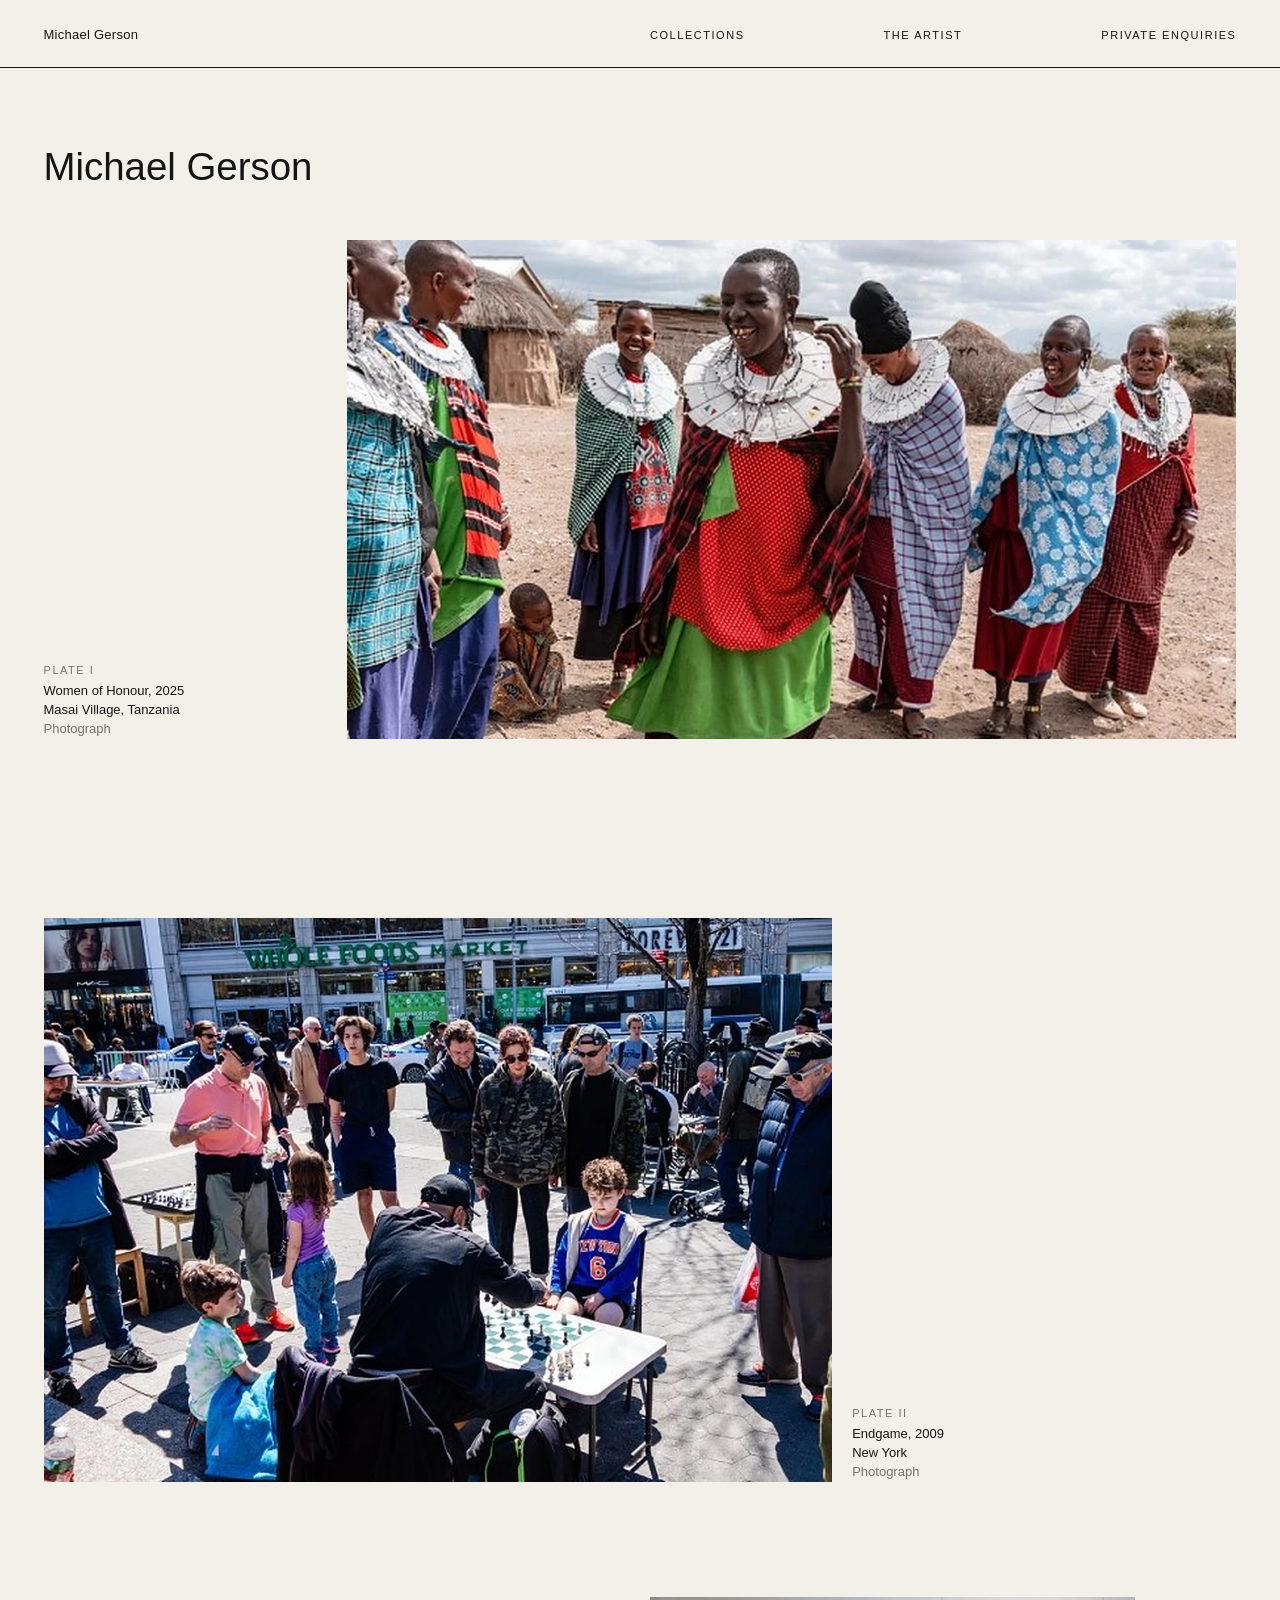
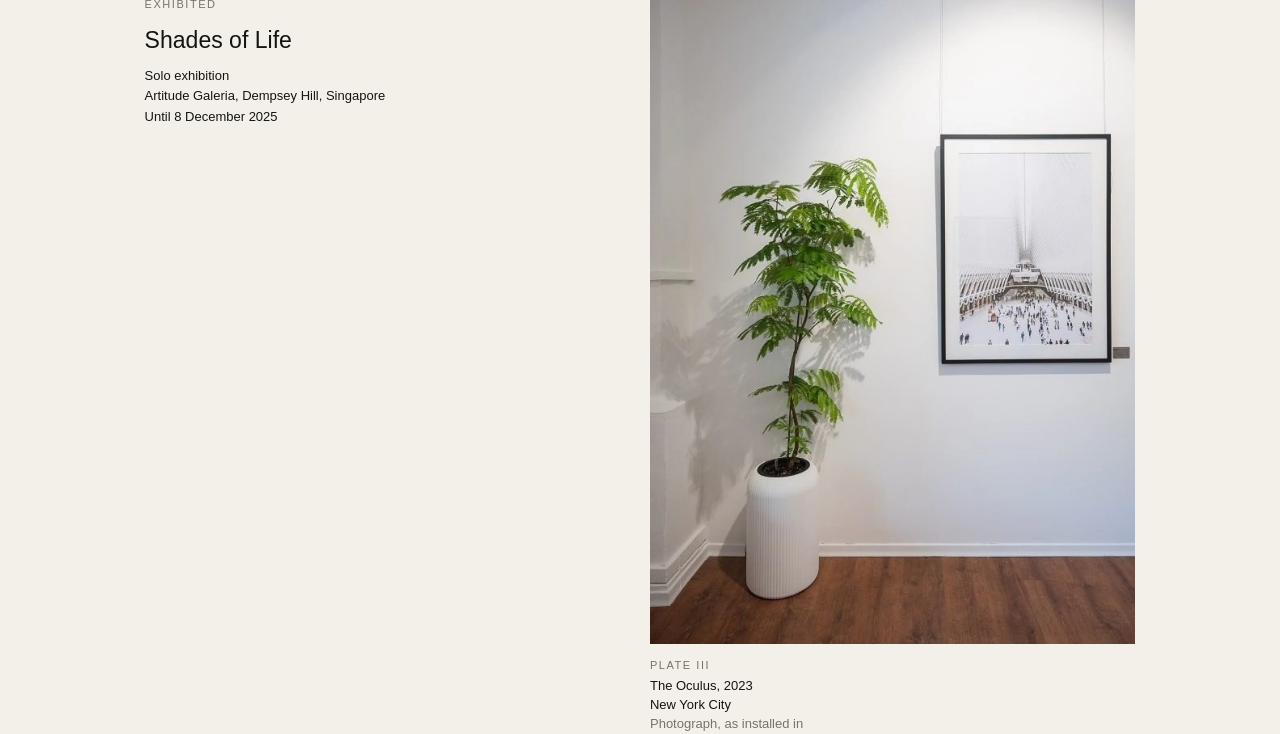
<file: index.html>
<!doctype html><html lang="en"><head><meta charset="utf-8"><meta name="viewport" content="width=device-width,initial-scale=1"><title>Michael Gerson, Photographs</title><link rel="stylesheet" href="s.css"></head><body>
<header class="nav"><a class="n" href="index.html">Michael Gerson</a><ul><li><a href="collections.html" >Collections</a></li><li><a href="artist.html" >The Artist</a></li><li><a href="enquiries.html" >Private Enquiries</a></li></ul></header><main>
<section class="g" style="padding-top:clamp(40px,6vw,90px)"><h1 class="big" style="grid-column:1/13">Michael Gerson</h1></section>
<section class="g" style="margin-top:clamp(30px,4vw,60px)"><div class="c1" style="grid-column:1/4;align-self:end"><div class="cap"><span class=lab>Plate I</span><i>Women of Honour</i>, 2025<br>Masai Village, Tanzania<br><span class="mut">Photograph</span></div></div>
<a href="women-of-honour.html" style="grid-column:4/13"><picture><source srcset="img/women-of-honour.webp" type="image/webp"><img src="img/women-of-honour.jpg" width="1200" height="672" alt="Women of Honour, Masai Village, Tanzania, 2025" fetchpriority=high></picture></a></section>
<section class="g" style="margin-top:clamp(110px,14vw,220px);align-items:end"><a href="endgame.html" style="grid-column:1/9"><picture><source srcset="img/endgame.webp" type="image/webp"><img src="img/endgame.jpg" width="1200" height="858" alt="Endgame, New York, 2009" ></picture></a>
<div style="grid-column:9/12"><div class="cap"><span class=lab>Plate II</span><i>Endgame</i>, 2009<br>New York<br><span class="mut">Photograph</span></div></div></section>
<section class="g" style="margin-top:clamp(80px,9vw,140px)"><div class="hide-m" style="grid-column:2/6;align-self:start"><p class="lab mut">Exhibited</p><p class="h2" style="margin-top:14px"><i>Shades of Life</i></p><p style="margin-top:10px;font-size:13px">Solo exhibition<br>Artitude Galeria, Dempsey Hill, Singapore<br>Until 8 December 2025</p></div>
<a href="the-oculus.html" style="grid-column:7/12"><picture><source srcset="img/oculus-installation.webp" type="image/webp"><img src="img/oculus-installation.jpg" width="1200" height="1600" alt="The Oculus, New York City, 2023, installed at Artitude Galeria" ></picture><div class="cap"><span class=lab>Plate III</span><i>The Oculus</i>, 2023<br>New York City<br><span class="mut">Photograph, as installed in <i style='>Shades of Life</i></span></div></a></section>
<section class="g" style="margin-top:clamp(120px,14vw,220px)"><div style="grid-column:1/4"><p class="lab">Collections</p><p class="mut" style="font-size:13px;margin-top:8px">25 bodies of work,<br>indexed by place.</p></div>
<div style="grid-column:4/13"><ol class="idx"><li><a href="enquiries.html?c=Argentina"><span class="no">01</span><span class="t">Argentina</span><span class="r">Viewing by appointment</span></a></li><li><a href="enquiries.html?c=Azerbaijan"><span class="no">02</span><span class="t">Azerbaijan</span><span class="r">Viewing by appointment</span></a></li><li><a href="enquiries.html?c=Copenhagen"><span class="no">03</span><span class="t">Copenhagen</span><span class="r">Viewing by appointment</span></a></li><li><a href="enquiries.html?c=Cuba"><span class="no">04</span><span class="t">Cuba</span><span class="r">Viewing by appointment</span></a></li><li><a href="enquiries.html?c=Georgia"><span class="no">05</span><span class="t">Georgia</span><span class="r">Viewing by appointment</span></a></li><li><a href="enquiries.html?c=Germany"><span class="no">06</span><span class="t">Germany</span><span class="r">Viewing by appointment</span></a></li><li><a href="enquiries.html?c=Israel"><span class="no">07</span><span class="t">Israel</span><span class="r">Viewing by appointment</span></a></li><li><a href="enquiries.html?c=Italy"><span class="no">08</span><span class="t">Italy</span><span class="r">Viewing by appointment</span></a></li></ol><p style="margin-top:24px"><a class="btn" href="collections.html">Full index, 01-25</a></p></div></section>
</main>
<footer class="foot"><div>Michael Gerson<br><span class="mut">Photographs. New York.</span></div><div class="mut">Viewings by appointment.<br>Private enquiries only.</div><div><a class="btn" href="enquiries.html">Enquire</a></div></footer></body></html>
</file>
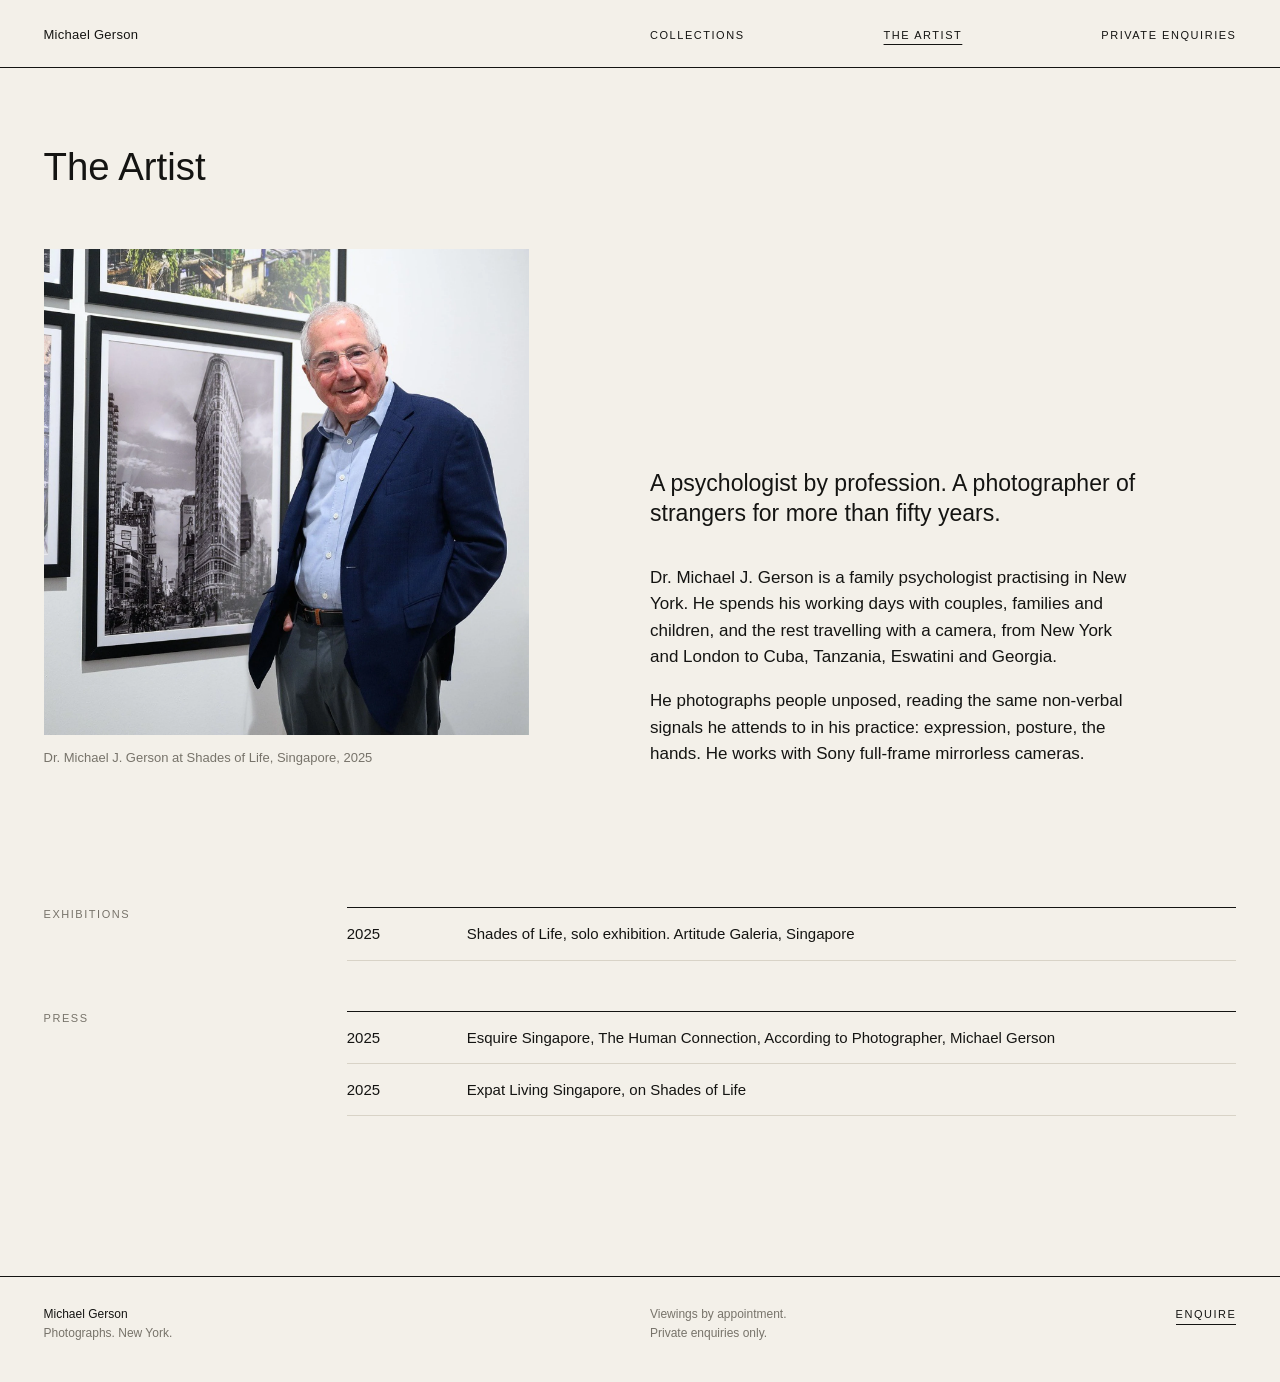
<file: artist.html>
<!doctype html><html lang="en"><head><meta charset="utf-8"><meta name="viewport" content="width=device-width,initial-scale=1"><title>The Artist, Michael Gerson</title><link rel="stylesheet" href="s.css"></head><body>
<header class="nav"><a class="n" href="index.html">Michael Gerson</a><ul><li><a href="collections.html" >Collections</a></li><li><a href="artist.html" aria-current=page>The Artist</a></li><li><a href="enquiries.html" >Private Enquiries</a></li></ul></header><main><section class="g" style="padding-top:clamp(40px,6vw,90px)"><h1 class="big" style="grid-column:1/13;">The Artist</h1></section>
<section class="g" style="margin-top:60px"><div style="grid-column:1/6"><picture><source srcset="img/artist-portrait.webp" type="image/webp"><img src="img/artist-portrait.jpg" width="1600" height="1600" alt="Dr. Michael J. Gerson at Shades of Life, Singapore, 2025" ></picture><div class="cap mut">Dr. Michael J. Gerson at <i>Shades of Life</i>, Singapore, 2025</div></div>
<div style="grid-column:7/12;align-self:end"><p class="h2" style="">A psychologist by profession. A photographer of strangers for more than fifty years.</p>
<p class="body" style="margin-top:36px">Dr. Michael J. Gerson is a family psychologist practising in New York. He spends his working days with couples, families and children, and the rest travelling with a camera, from New York and London to Cuba, Tanzania, Eswatini and Georgia.</p>
<p class="body" style="margin-top:18px">He photographs people unposed, reading the same non-verbal signals he attends to in his practice: expression, posture, the hands. He works with Sony full-frame mirrorless cameras.</p></div></section>
<section class="g" style="margin-top:140px"><p class="lab mut" style="grid-column:1/4">Exhibitions</p><div style="grid-column:4/13" class="rule"><p style="display:grid;grid-template-columns:120px 1fr;padding:14px 0;border-bottom:1px solid var(--rule)"><span>2025</span><span><i style="">Shades of Life</i>, solo exhibition. Artitude Galeria, Singapore</span></p></div>
<p class="lab mut" style="grid-column:1/4;margin-top:50px">Press</p><div style="grid-column:4/13;margin-top:50px" class="rule"><p style="display:grid;grid-template-columns:120px 1fr;padding:14px 0;border-bottom:1px solid var(--rule)"><span>2025</span><span><a href="https://esquiresg.com/the-human-condition-according-to-michael-gerson/"><i style="">Esquire Singapore</i>, The Human Connection, According to Photographer, Michael Gerson</a></span></p><p style="display:grid;grid-template-columns:120px 1fr;padding:14px 0;border-bottom:1px solid var(--rule)"><span>2025</span><span><i style="">Expat Living Singapore</i>, on <i>Shades of Life</i></span></p></div></section></main>
<footer class="foot"><div>Michael Gerson<br><span class="mut">Photographs. New York.</span></div><div class="mut">Viewings by appointment.<br>Private enquiries only.</div><div><a class="btn" href="enquiries.html">Enquire</a></div></footer></body></html>
</file>
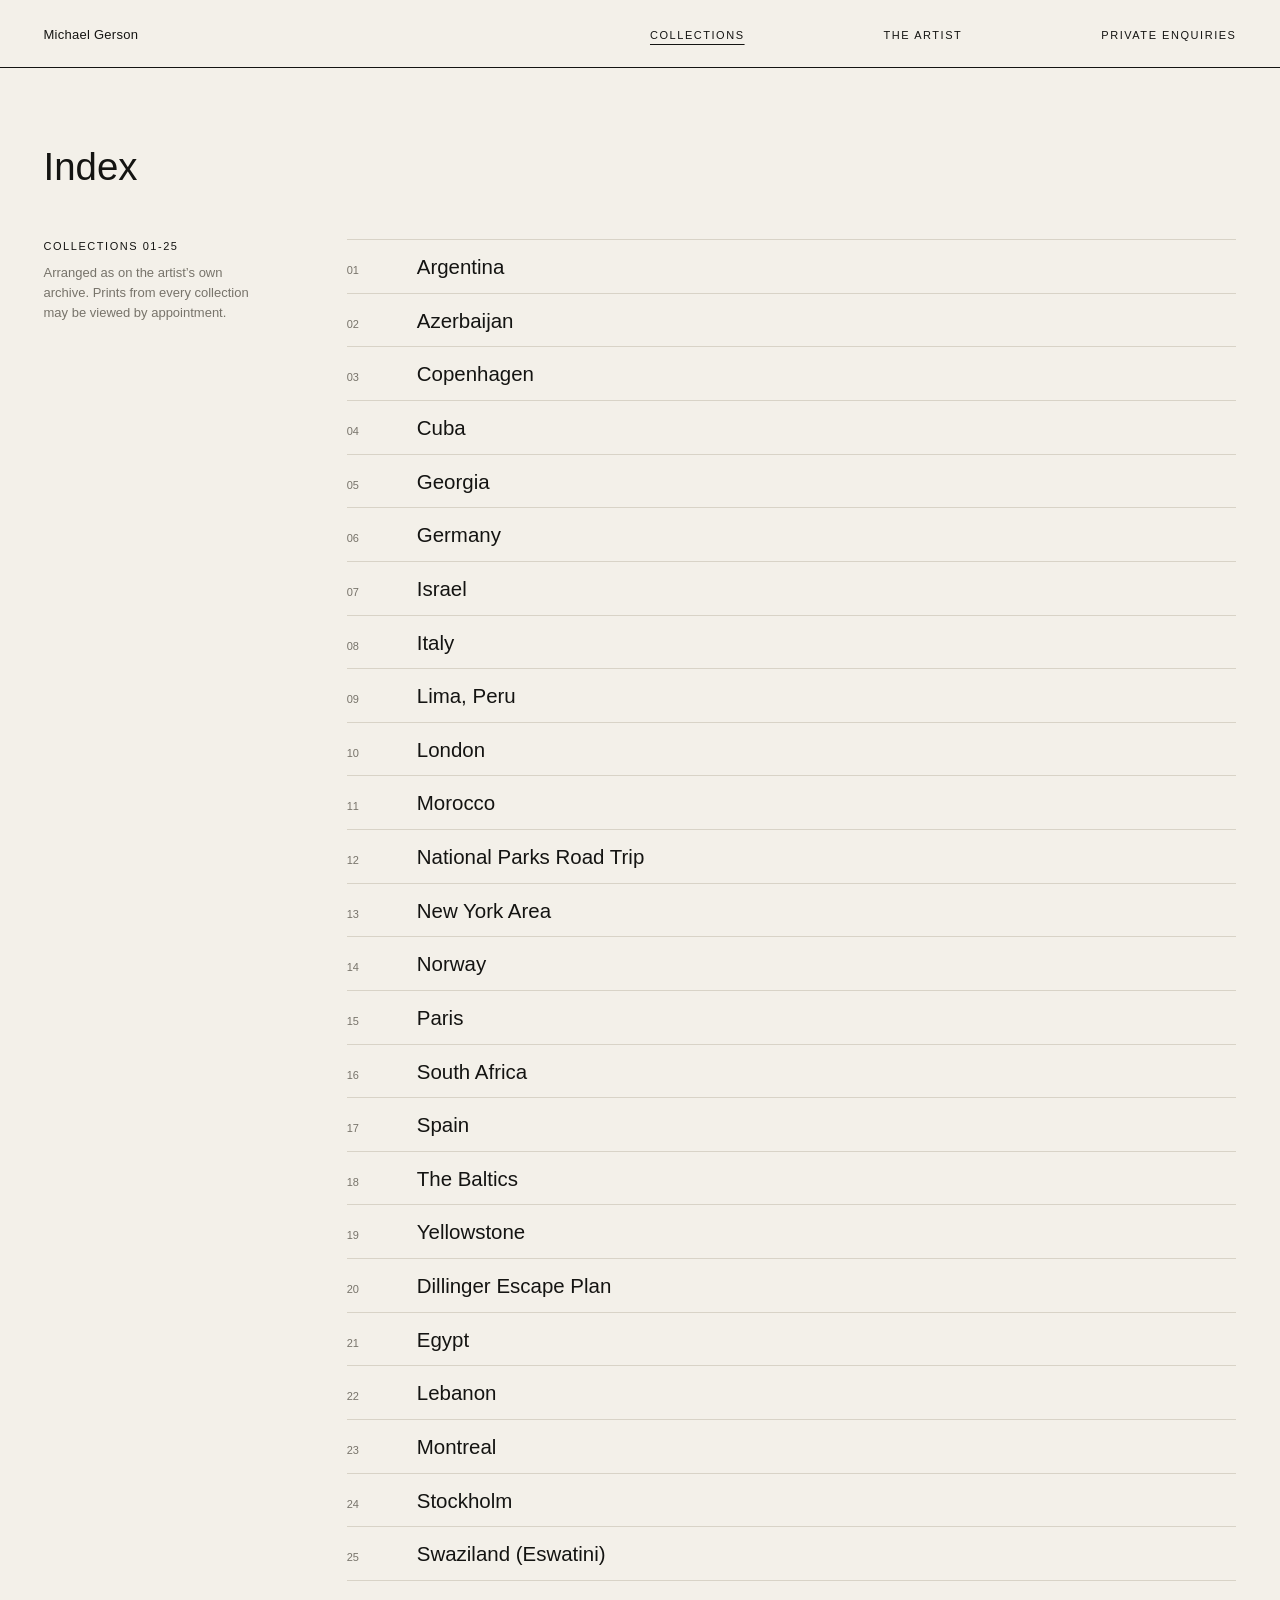
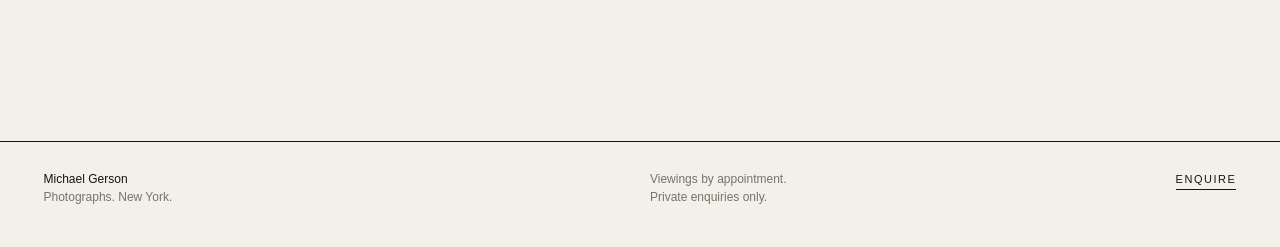
<file: collections.html>
<!doctype html><html lang="en"><head><meta charset="utf-8"><meta name="viewport" content="width=device-width,initial-scale=1"><title>Index, Michael Gerson</title><link rel="stylesheet" href="s.css"></head><body>
<header class="nav"><a class="n" href="index.html">Michael Gerson</a><ul><li><a href="collections.html" aria-current=page>Collections</a></li><li><a href="artist.html" >The Artist</a></li><li><a href="enquiries.html" >Private Enquiries</a></li></ul></header><main><section class="g" style="padding-top:clamp(40px,6vw,90px)"><h1 class="big" style="grid-column:1/13;">Index</h1></section>
<section class="g" style="margin-top:50px"><div style="grid-column:1/4"><p class="lab">Collections 01-25</p><p class="mut" style="font-size:13px;margin-top:8px;max-width:16em">Arranged as on the artist’s own archive. Prints from every collection may be viewed by appointment.</p></div>
<div style="grid-column:4/13"><ol class="idx"><li><a href="enquiries.html?c=Argentina"><span class="no">01</span><span class="t">Argentina</span><span class="r">Viewing by appointment</span></a></li><li><a href="enquiries.html?c=Azerbaijan"><span class="no">02</span><span class="t">Azerbaijan</span><span class="r">Viewing by appointment</span></a></li><li><a href="enquiries.html?c=Copenhagen"><span class="no">03</span><span class="t">Copenhagen</span><span class="r">Viewing by appointment</span></a></li><li><a href="enquiries.html?c=Cuba"><span class="no">04</span><span class="t">Cuba</span><span class="r">Viewing by appointment</span></a></li><li><a href="enquiries.html?c=Georgia"><span class="no">05</span><span class="t">Georgia</span><span class="r">Viewing by appointment</span></a></li><li><a href="enquiries.html?c=Germany"><span class="no">06</span><span class="t">Germany</span><span class="r">Viewing by appointment</span></a></li><li><a href="enquiries.html?c=Israel"><span class="no">07</span><span class="t">Israel</span><span class="r">Viewing by appointment</span></a></li><li><a href="enquiries.html?c=Italy"><span class="no">08</span><span class="t">Italy</span><span class="r">Viewing by appointment</span></a></li><li><a href="enquiries.html?c=Lima, Peru"><span class="no">09</span><span class="t">Lima, Peru</span><span class="r">Viewing by appointment</span></a></li><li><a href="enquiries.html?c=London"><span class="no">10</span><span class="t">London</span><span class="r">Viewing by appointment</span></a></li><li><a href="enquiries.html?c=Morocco"><span class="no">11</span><span class="t">Morocco</span><span class="r">Viewing by appointment</span></a></li><li><a href="enquiries.html?c=National Parks Road Trip"><span class="no">12</span><span class="t">National Parks Road Trip</span><span class="r">Viewing by appointment</span></a></li><li><a href="enquiries.html?c=New York Area"><span class="no">13</span><span class="t">New York Area</span><span class="r">Viewing by appointment</span><span class="th"><picture><source srcset="img/endgame.webp" type="image/webp"><img src="img/endgame.jpg" width="1200" height="858" alt="" ></picture></span></a></li><li><a href="enquiries.html?c=Norway"><span class="no">14</span><span class="t">Norway</span><span class="r">Viewing by appointment</span></a></li><li><a href="enquiries.html?c=Paris"><span class="no">15</span><span class="t">Paris</span><span class="r">Viewing by appointment</span></a></li><li><a href="enquiries.html?c=South Africa"><span class="no">16</span><span class="t">South Africa</span><span class="r">Viewing by appointment</span></a></li><li><a href="enquiries.html?c=Spain"><span class="no">17</span><span class="t">Spain</span><span class="r">Viewing by appointment</span></a></li><li><a href="enquiries.html?c=The Baltics"><span class="no">18</span><span class="t">The Baltics</span><span class="r">Viewing by appointment</span></a></li><li><a href="enquiries.html?c=Yellowstone"><span class="no">19</span><span class="t">Yellowstone</span><span class="r">Viewing by appointment</span></a></li><li><a href="enquiries.html?c=Dillinger Escape Plan"><span class="no">20</span><span class="t">Dillinger Escape Plan</span><span class="r">Viewing by appointment</span></a></li><li><a href="enquiries.html?c=Egypt"><span class="no">21</span><span class="t">Egypt</span><span class="r">Viewing by appointment</span></a></li><li><a href="enquiries.html?c=Lebanon"><span class="no">22</span><span class="t">Lebanon</span><span class="r">Viewing by appointment</span></a></li><li><a href="enquiries.html?c=Montreal"><span class="no">23</span><span class="t">Montreal</span><span class="r">Viewing by appointment</span></a></li><li><a href="enquiries.html?c=Stockholm"><span class="no">24</span><span class="t">Stockholm</span><span class="r">Viewing by appointment</span></a></li><li><a href="enquiries.html?c=Swaziland (Eswatini)"><span class="no">25</span><span class="t">Swaziland (Eswatini)</span><span class="r">Viewing by appointment</span></a></li></ol></div></section></main>
<footer class="foot"><div>Michael Gerson<br><span class="mut">Photographs. New York.</span></div><div class="mut">Viewings by appointment.<br>Private enquiries only.</div><div><a class="btn" href="enquiries.html">Enquire</a></div></footer></body></html>
</file>
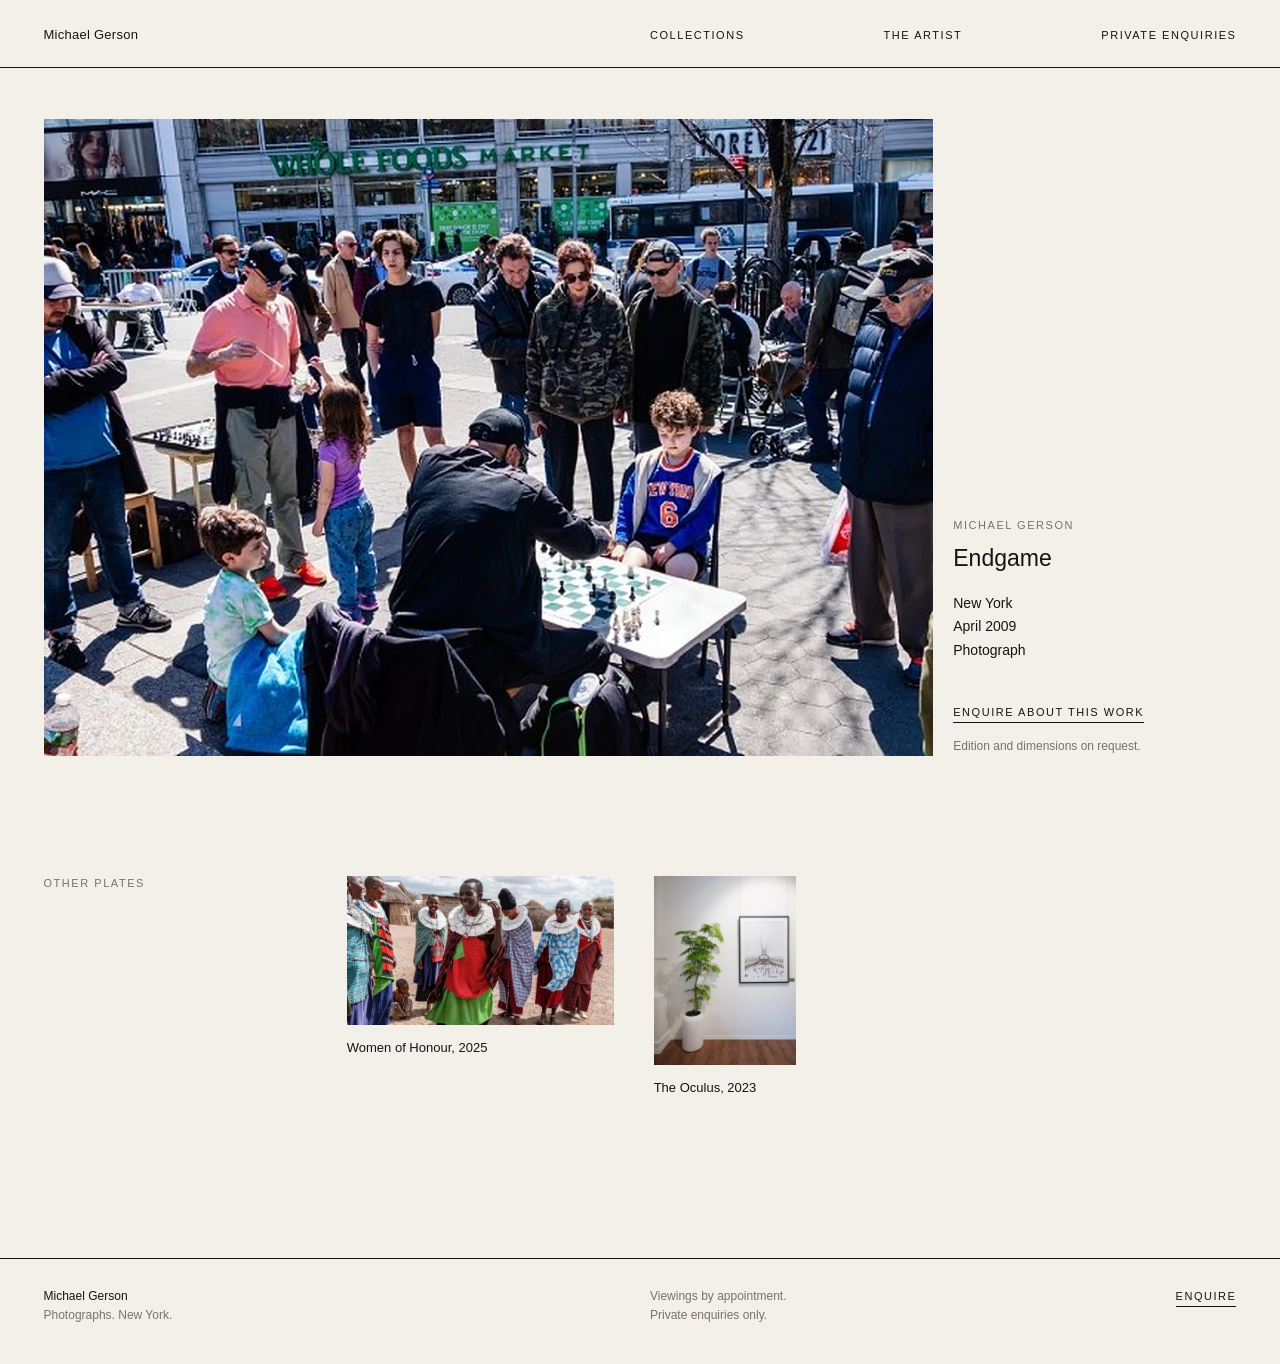
<file: endgame.html>
<!doctype html><html lang="en"><head><meta charset="utf-8"><meta name="viewport" content="width=device-width,initial-scale=1"><title>Endgame, Michael Gerson</title><link rel="stylesheet" href="s.css"></head><body>
<header class="nav"><a class="n" href="index.html">Michael Gerson</a><ul><li><a href="collections.html" >Collections</a></li><li><a href="artist.html" >The Artist</a></li><li><a href="enquiries.html" >Private Enquiries</a></li></ul></header><main><section class="g" style="padding-top:clamp(30px,4vw,60px);align-items:end">
<div style="grid-column:1/10"><picture><source srcset="img/endgame.webp" type="image/webp"><img src="img/endgame.jpg" width="1200" height="858" alt="Endgame, New York, 2009" fetchpriority=high></picture></div>
<div style="grid-column:10/13"><p class="lab mut">Michael Gerson</p><h1 class="h2" style="margin:10px 0 18px"><i>Endgame</i></h1>
<p style="font-size:14px;line-height:1.7">New York<br>April 2009<br>Photograph</p>
<p style="margin-top:36px"><a class="btn" href="enquiries.html?w=Endgame">Enquire about this work</a></p><p class="mut" style="font-size:12px;margin-top:14px">Edition and dimensions on request.</p></div></section>
<section class="g" style="margin-top:120px"><p class="lab mut" style="grid-column:1/4">Other plates</p><div style="grid-column:4/13;display:flex;gap:40px"><a href="women-of-honour.html" style="width:30%"><picture><source srcset="img/women-of-honour.webp" type="image/webp"><img src="img/women-of-honour.jpg" width="1200" height="672" alt="Women of Honour" ></picture><div class=cap><i>Women of Honour</i>, 2025</div></a><a href="the-oculus.html" style="width:16%"><picture><source srcset="img/oculus-installation.webp" type="image/webp"><img src="img/oculus-installation.jpg" width="1200" height="1600" alt="The Oculus" ></picture><div class=cap><i>The Oculus</i>, 2023</div></a></div></section></main>
<footer class="foot"><div>Michael Gerson<br><span class="mut">Photographs. New York.</span></div><div class="mut">Viewings by appointment.<br>Private enquiries only.</div><div><a class="btn" href="enquiries.html">Enquire</a></div></footer></body></html>
</file>
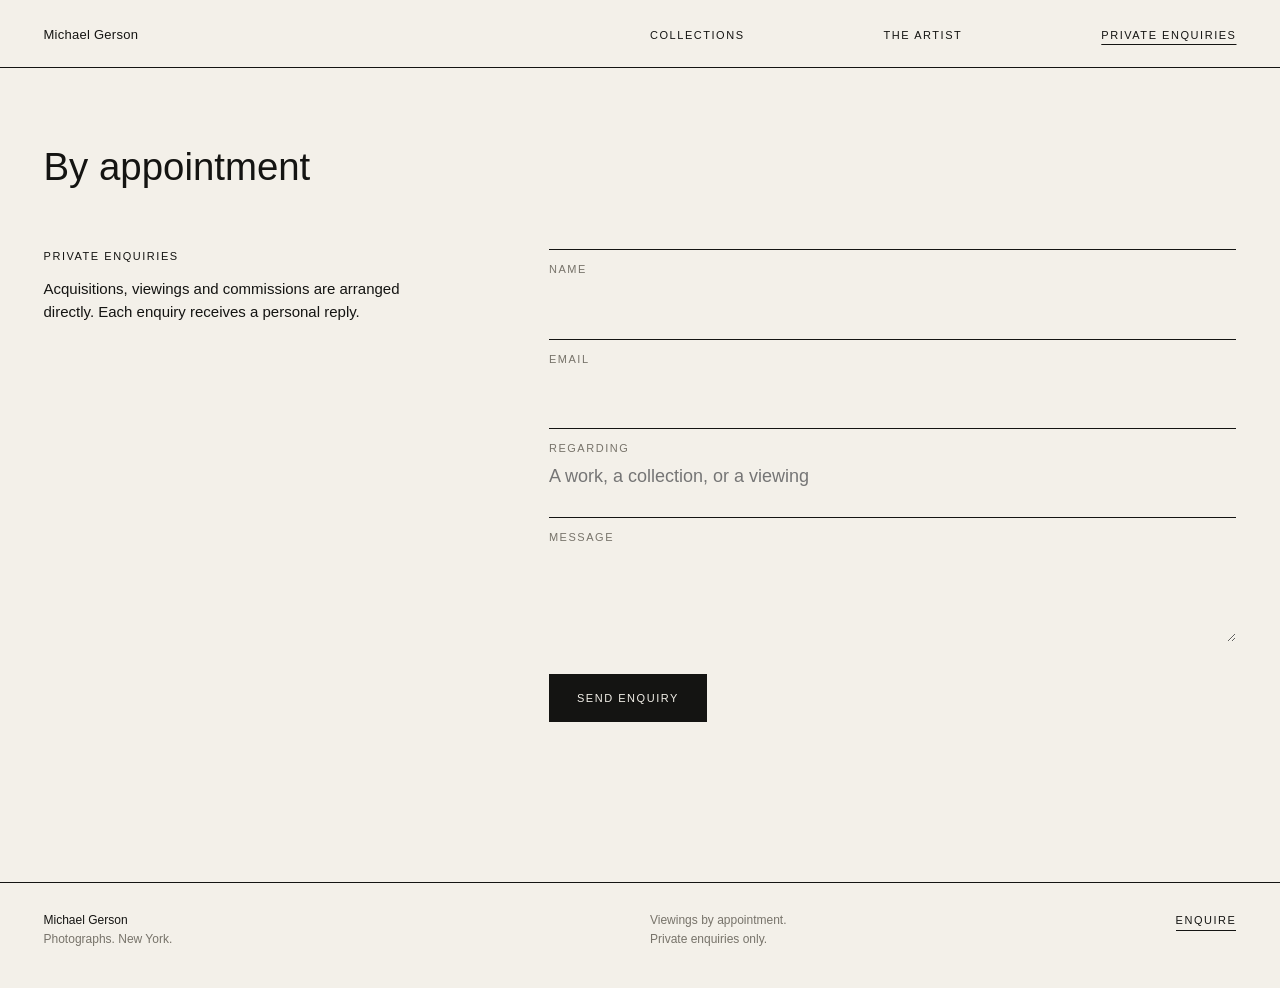
<file: enquiries.html>
<!doctype html><html lang="en"><head><meta charset="utf-8"><meta name="viewport" content="width=device-width,initial-scale=1"><title>Private Enquiries, Michael Gerson</title><link rel="stylesheet" href="s.css"></head><body>
<header class="nav"><a class="n" href="index.html">Michael Gerson</a><ul><li><a href="collections.html" >Collections</a></li><li><a href="artist.html" >The Artist</a></li><li><a href="enquiries.html" aria-current=page>Private Enquiries</a></li></ul></header><main><section class="g" style="padding-top:clamp(40px,6vw,90px)"><h1 class="big" style="grid-column:1/13;">By appointment</h1></section>
<section class="g" style="margin-top:60px"><div style="grid-column:1/5"><p class="lab">Private enquiries</p><p class="body" style="margin-top:12px;font-size:15px">Acquisitions, viewings and commissions are arranged directly. Each enquiry receives a personal reply.</p></div>
<form style="grid-column:6/13" onsubmit="event.preventDefault();this.innerHTML='<p class=h2>Thank you.</p><p class=mut style=margin-top:12px>Preview only. This form does not yet send.</p>'">
<label><span class="lab mut">Name</span><input required></label><label><span class="lab mut">Email</span><input type="email" required></label>
<label><span class="lab mut">Regarding</span><input id="re" placeholder="A work, a collection, or a viewing"></label><label><span class="lab mut">Message</span><textarea></textarea></label><button>Send enquiry</button></form></section></main>
<script>const q=new URLSearchParams(location.search);const v=q.get('w')||q.get('c');if(v)re.value=v</script>
<footer class="foot"><div>Michael Gerson<br><span class="mut">Photographs. New York.</span></div><div class="mut">Viewings by appointment.<br>Private enquiries only.</div><div><a class="btn" href="enquiries.html">Enquire</a></div></footer></body></html>
</file>
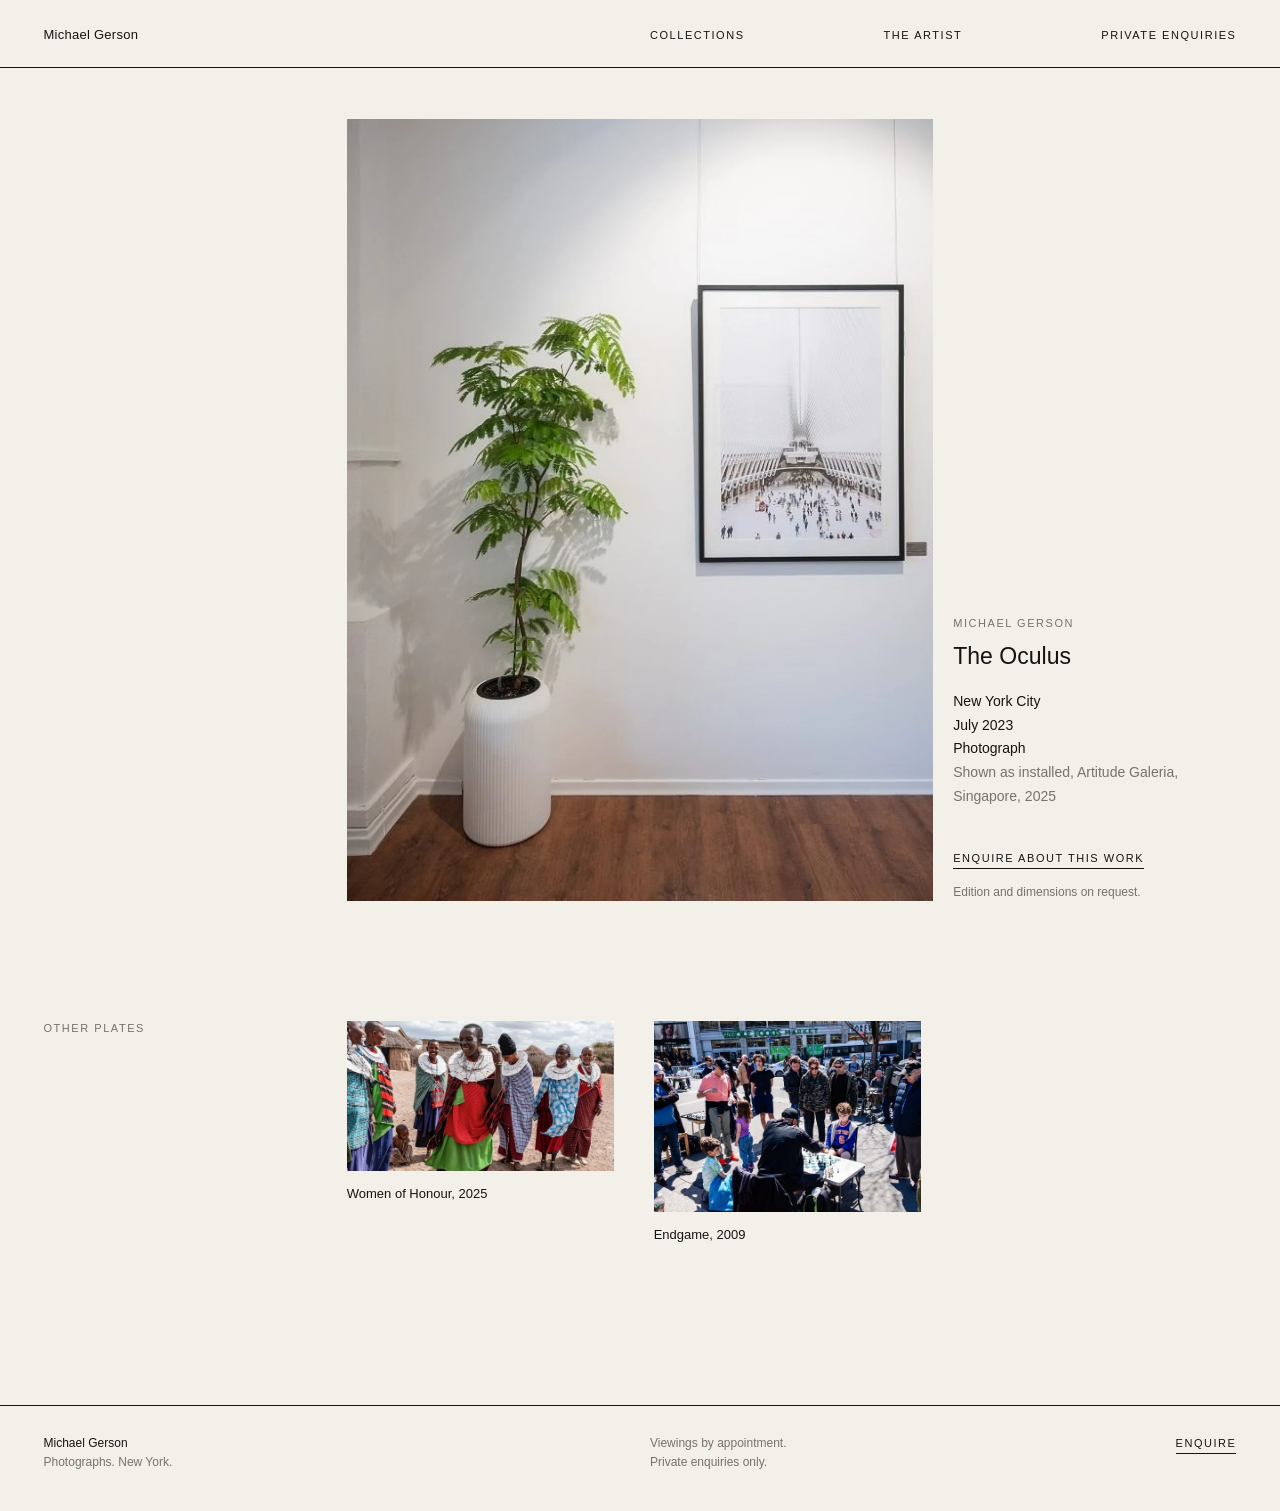
<file: the-oculus.html>
<!doctype html><html lang="en"><head><meta charset="utf-8"><meta name="viewport" content="width=device-width,initial-scale=1"><title>The Oculus, Michael Gerson</title><link rel="stylesheet" href="s.css"></head><body>
<header class="nav"><a class="n" href="index.html">Michael Gerson</a><ul><li><a href="collections.html" >Collections</a></li><li><a href="artist.html" >The Artist</a></li><li><a href="enquiries.html" >Private Enquiries</a></li></ul></header><main><section class="g" style="padding-top:clamp(30px,4vw,60px);align-items:end">
<div style="grid-column:4/10"><picture><source srcset="img/oculus-installation.webp" type="image/webp"><img src="img/oculus-installation.jpg" width="1200" height="1600" alt="The Oculus, New York City, 2023" fetchpriority=high></picture></div>
<div style="grid-column:10/13"><p class="lab mut">Michael Gerson</p><h1 class="h2" style="margin:10px 0 18px"><i>The Oculus</i></h1>
<p style="font-size:14px;line-height:1.7">New York City<br>July 2023<br>Photograph<br><span class=mut>Shown as installed, Artitude Galeria, Singapore, 2025</span></p>
<p style="margin-top:36px"><a class="btn" href="enquiries.html?w=The Oculus">Enquire about this work</a></p><p class="mut" style="font-size:12px;margin-top:14px">Edition and dimensions on request.</p></div></section>
<section class="g" style="margin-top:120px"><p class="lab mut" style="grid-column:1/4">Other plates</p><div style="grid-column:4/13;display:flex;gap:40px"><a href="women-of-honour.html" style="width:30%"><picture><source srcset="img/women-of-honour.webp" type="image/webp"><img src="img/women-of-honour.jpg" width="1200" height="672" alt="Women of Honour" ></picture><div class=cap><i>Women of Honour</i>, 2025</div></a><a href="endgame.html" style="width:30%"><picture><source srcset="img/endgame.webp" type="image/webp"><img src="img/endgame.jpg" width="1200" height="858" alt="Endgame" ></picture><div class=cap><i>Endgame</i>, 2009</div></a></div></section></main>
<footer class="foot"><div>Michael Gerson<br><span class="mut">Photographs. New York.</span></div><div class="mut">Viewings by appointment.<br>Private enquiries only.</div><div><a class="btn" href="enquiries.html">Enquire</a></div></footer></body></html>
</file>
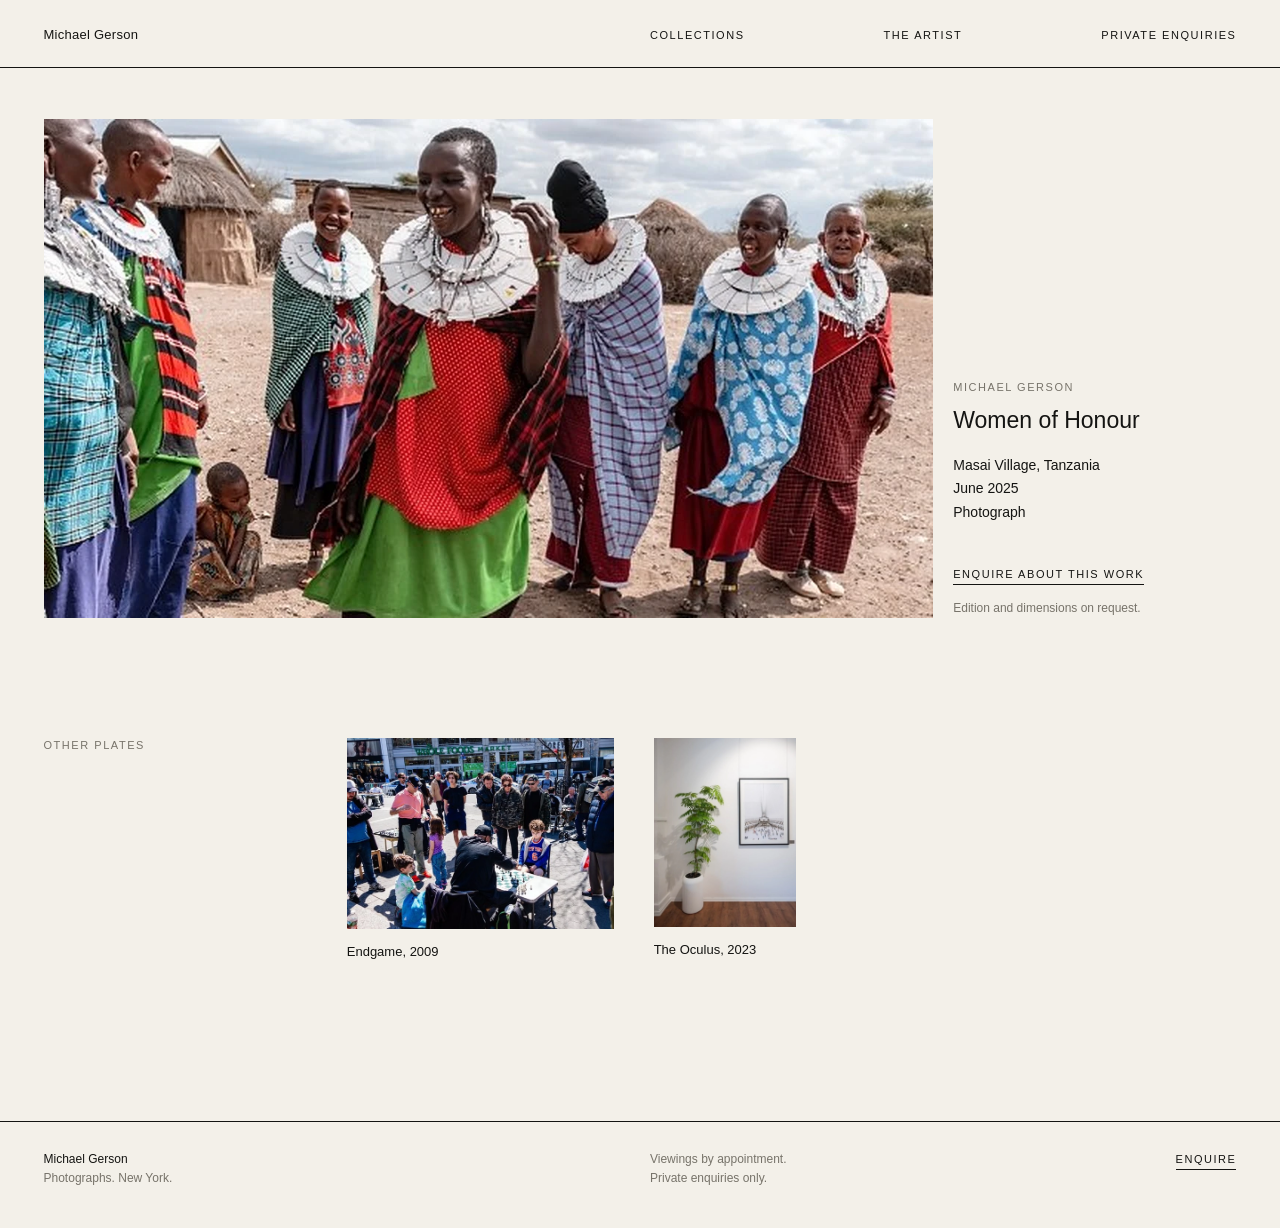
<file: women-of-honour.html>
<!doctype html><html lang="en"><head><meta charset="utf-8"><meta name="viewport" content="width=device-width,initial-scale=1"><title>Women of Honour, Michael Gerson</title><link rel="stylesheet" href="s.css"></head><body>
<header class="nav"><a class="n" href="index.html">Michael Gerson</a><ul><li><a href="collections.html" >Collections</a></li><li><a href="artist.html" >The Artist</a></li><li><a href="enquiries.html" >Private Enquiries</a></li></ul></header><main><section class="g" style="padding-top:clamp(30px,4vw,60px);align-items:end">
<div style="grid-column:1/10"><picture><source srcset="img/women-of-honour.webp" type="image/webp"><img src="img/women-of-honour.jpg" width="1200" height="672" alt="Women of Honour, Masai Village, Tanzania, 2025" fetchpriority=high></picture></div>
<div style="grid-column:10/13"><p class="lab mut">Michael Gerson</p><h1 class="h2" style="margin:10px 0 18px"><i>Women of Honour</i></h1>
<p style="font-size:14px;line-height:1.7">Masai Village, Tanzania<br>June 2025<br>Photograph</p>
<p style="margin-top:36px"><a class="btn" href="enquiries.html?w=Women of Honour">Enquire about this work</a></p><p class="mut" style="font-size:12px;margin-top:14px">Edition and dimensions on request.</p></div></section>
<section class="g" style="margin-top:120px"><p class="lab mut" style="grid-column:1/4">Other plates</p><div style="grid-column:4/13;display:flex;gap:40px"><a href="endgame.html" style="width:30%"><picture><source srcset="img/endgame.webp" type="image/webp"><img src="img/endgame.jpg" width="1200" height="858" alt="Endgame" ></picture><div class=cap><i>Endgame</i>, 2009</div></a><a href="the-oculus.html" style="width:16%"><picture><source srcset="img/oculus-installation.webp" type="image/webp"><img src="img/oculus-installation.jpg" width="1200" height="1600" alt="The Oculus" ></picture><div class=cap><i>The Oculus</i>, 2023</div></a></div></section></main>
<footer class="foot"><div>Michael Gerson<br><span class="mut">Photographs. New York.</span></div><div class="mut">Viewings by appointment.<br>Private enquiries only.</div><div><a class="btn" href="enquiries.html">Enquire</a></div></footer></body></html>
</file>
<file: s.css>
:root{--bone:#f3f0e9;--ink:#141412;--mut:#77736a;--rule:#d8d3c7;--red:#9b2c1f;--d:'Helvetica Neue',Helvetica,Arial,sans-serif;--g:'Helvetica Neue',Helvetica,Arial,sans-serif;--m:clamp(20px,3.4vw,56px)}
*{box-sizing:border-box;margin:0;padding:0}body{background:var(--bone);color:var(--ink);font:400 15px/1.55 var(--g);-webkit-font-smoothing:antialiased}
a{color:inherit;text-decoration:none}img{display:block;width:100%;height:auto}
.lab{font:500 11px/1.4 var(--g);letter-spacing:.14em;text-transform:uppercase}.mut{color:var(--mut)}
i,em{font-style:normal}
.nav{display:grid;grid-template-columns:repeat(12,1fr);gap:20px;padding:22px var(--m);align-items:baseline;border-bottom:1px solid var(--ink)}
.nav .n{grid-column:1/5;font:500 13px var(--g);letter-spacing:.02em}.nav ul{grid-column:7/13;display:flex;justify-content:space-between;list-style:none}
.nav ul a{font:500 11px var(--g);letter-spacing:.14em;text-transform:uppercase}.nav ul a[aria-current],.nav ul a:hover{text-decoration:underline;text-underline-offset:5px}
.g{display:grid;grid-template-columns:repeat(12,1fr);column-gap:20px;padding:0 var(--m)}
.big{font-family:var(--d);font-weight:400;font-weight:500;font-size:clamp(28px,3vw,40px);line-height:1.15;letter-spacing:0}
.h2{font-family:var(--d);font-weight:400;font-size:clamp(20px,1.8vw,26px);line-height:1.3;letter-spacing:0}
.cap{font-size:13px;line-height:1.45;margin-top:14px}
.cap .lab{display:block;margin-bottom:4px;color:var(--mut)}
p.body{font-size:17px;line-height:1.55;max-width:31em}
.rule{border-top:1px solid var(--ink)}
.idx{list-style:none;counter-reset:c}.idx a{display:grid;grid-template-columns:70px 1fr auto;align-items:baseline;border-top:1px solid var(--rule);padding:14px 0 12px;position:relative;transition:padding .35s}
.idx li:last-child a{border-bottom:1px solid var(--rule)}.idx .no{font:500 11px var(--g);color:var(--mut)}.idx .t{font-family:var(--d);font-size:clamp(18px,1.6vw,22px);line-height:1.3}
.idx .r{font:500 11px var(--g);letter-spacing:.14em;text-transform:uppercase;opacity:0;transition:opacity .3s}
.idx a:hover{padding-left:18px}.idx a:hover .r,.idx a:hover .no{opacity:1;color:var(--red)}
.idx .th{position:absolute;right:230px;top:50%;width:180px;transform:translateY(-50%);opacity:0;pointer-events:none;transition:opacity .3s;z-index:2}.idx a:hover .th{opacity:1}
.btn{display:inline-block;font:500 11px var(--g);letter-spacing:.14em;text-transform:uppercase;border-bottom:1px solid var(--ink);padding-bottom:4px}.btn:hover{color:var(--red);border-color:var(--red)}
.foot{margin-top:160px;padding:28px var(--m) 40px;border-top:1px solid var(--ink);display:grid;grid-template-columns:repeat(12,1fr);gap:20px;font-size:12px}
.foot>*:nth-child(1){grid-column:1/5}.foot>*:nth-child(2){grid-column:7/10}.foot>*:nth-child(3){grid-column:10/13;text-align:right}
form label{display:block;border-top:1px solid var(--ink);padding:12px 0 26px}form label span{display:block;margin-bottom:6px}
input,textarea,select{width:100%;border:0;background:none;font:400 18px var(--d);color:var(--ink);outline:none;padding:4px 0}textarea{min-height:90px;resize:vertical;font-size:17px}
button{background:var(--ink);color:var(--bone);border:0;font:500 11px var(--g);letter-spacing:.14em;text-transform:uppercase;padding:18px 28px;cursor:pointer}button:hover{background:var(--red)}
@media(max-width:860px){.g,.nav,.foot{grid-template-columns:1fr}.g>*,.foot>*{grid-column:1/-1!important}.nav ul{grid-column:1;gap:14px;flex-wrap:wrap;justify-content:flex-start;margin-top:10px}.foot>*:nth-child(3){text-align:left}.idx a{grid-template-columns:44px 1fr}.idx .r,.idx .th{display:none}.hide-m{display:none}.c1{order:2}}
</file>
